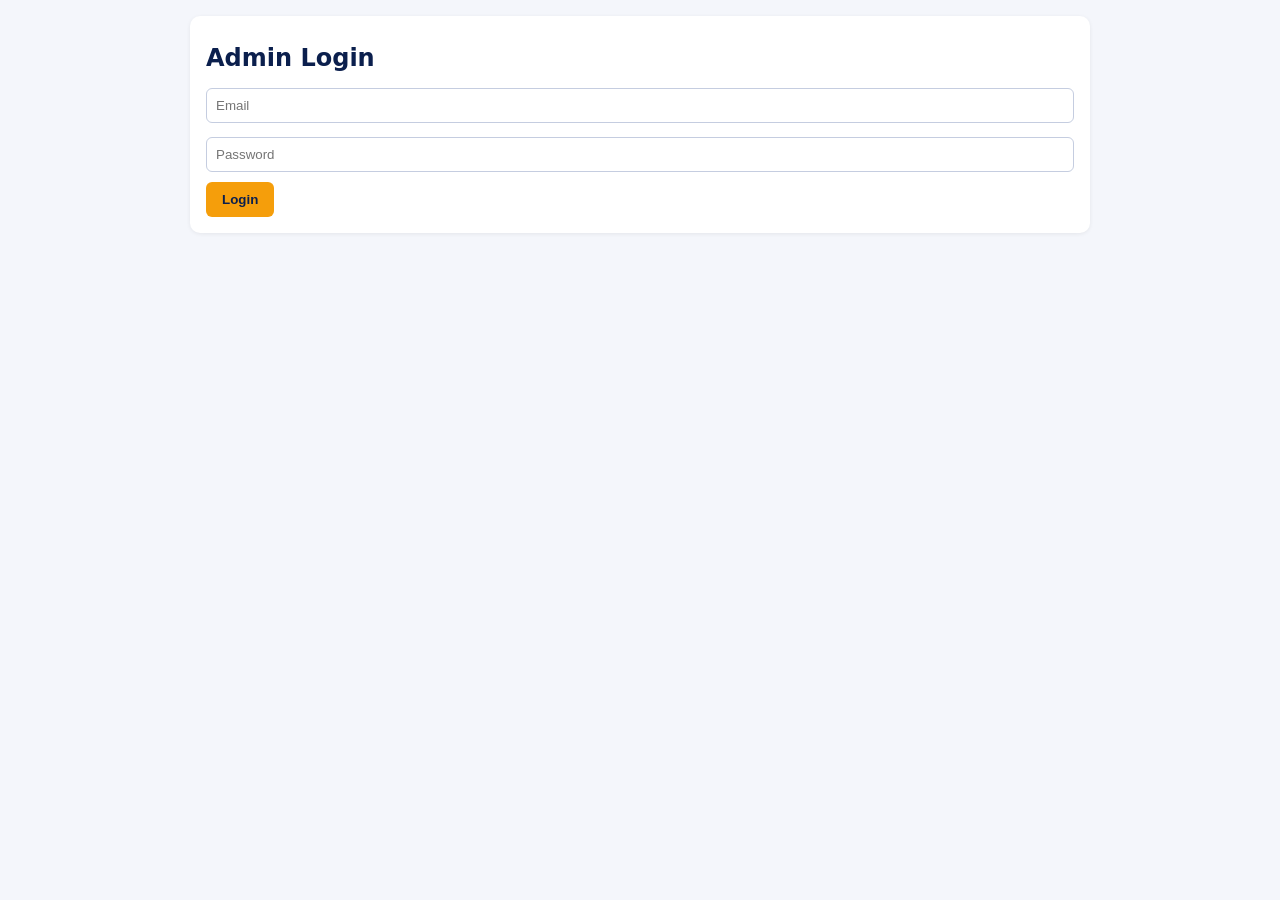
<file: admin.html>
<!DOCTYPE html>
<html lang="en"><head><meta charset="utf-8"><meta name="viewport" content="width=device-width,initial-scale=1">
<title>Expo Connect Admin</title>
<style>
body{font-family:system-ui,sans-serif;margin:0;background:#f4f6fb;color:#0b1f4d}
.w{max-width:900px;margin:0 auto;padding:16px}
h1,h2{margin:12px 0}
.c{background:#fff;border-radius:10px;padding:16px;margin-bottom:16px;box-shadow:0 1px 4px #0001}
input,select,textarea{width:100%;padding:9px;margin:4px 0 10px;border:1px solid #c5cde0;border-radius:6px;box-sizing:border-box}
.g{display:grid;grid-template-columns:1fr 1fr;gap:0 12px}
button{background:#f59e0b;color:#0b1f4d;border:0;padding:10px 16px;border-radius:6px;font-weight:700;cursor:pointer}
button.s{background:#0b1f4d;color:#fff;padding:6px 10px;font-size:13px}
.r{border-top:1px solid #e3e8f4;padding:10px 0;display:flex;justify-content:space-between;gap:10px;align-items:center;flex-wrap:wrap}
@media(max-width:600px){.g{grid-template-columns:1fr}}
</style></head><body><div class="w">
<div id="L" class="c"><h2>Admin Login</h2>
<input id="em" type="email" placeholder="Email"><input id="pw" type="password" placeholder="Password">
<button onclick="login()">Login</button></div>
<div id="A" style="display:none">
<div style="display:flex;justify-content:space-between;align-items:center"><h1>Expo Connect Admin</h1><button class="s" onclick="logout()">Logout</button></div>
<div class="c"><h2>Nayi Job Publish Karo</h2><div class="g">
<div>Title<input id="title"></div><div>Event name<input id="event_name"></div>
<div>City<input id="city"></div><div>Venue<input id="venue"></div>
<div>Category<input id="category" placeholder="Hostess, Promoter, Crew..."></div><div>Date<input id="event_date" type="date"></div>
<div>Duty hours<input id="duty_hours" placeholder="9 AM - 7 PM"></div><div>Vacancies<input id="vacancies" type="number" value="1"></div>
<div>Pay min (₹)<input id="pay_min" type="number"></div><div>Pay max (₹)<input id="pay_max" type="number"></div></div>
Eligibility<textarea id="eligibility" rows="2"></textarea>
<button onclick="addJob()">Publish</button></div>
<div class="c"><h2>Jobs</h2><div id="jobs"></div></div>
<div class="c"><h2>Applications</h2>
<div style="display:flex;gap:8px;flex-wrap:wrap;align-items:center"><select id="fj" onchange="drawApps()" style="width:auto;flex:1;min-width:200px"><option value="">Sab jobs</option></select><button class="s" onclick="csv()">Excel/CSV download</button></div>
<div id="apps"></div></div>
</div>
<script>
let T=sessionStorage.getItem('t')||'';
const $=i=>document.getElementById(i);
const esc=s=>String(s??'').replace(/[&<>"']/g,c=>({'&':'&amp;','<':'&lt;','>':'&gt;','"':'&quot;',"'":'&#39;'}[c]));
async function api(p,m='GET',b){
  const r=await fetch('/api/admin/'+p,{method:m,headers:{'Content-Type':'application/json',Authorization:'Bearer '+T},body:b?JSON.stringify(b):undefined});
  if(r.status==401||r.status==403){logout();throw 0}
  if(!r.ok){alert('Error: '+await r.text());throw 0}
  return r.json();
}
async function login(){
  const r=await fetch('/api/admin/login',{method:'POST',headers:{'Content-Type':'application/json'},body:JSON.stringify({email:$('em').value,password:$('pw').value})});
  if(!r.ok){alert('Login fail: email/password galat ya admin nahi');return}
  T=(await r.json()).token;sessionStorage.setItem('t',T);show();
}
function logout(){T='';sessionStorage.removeItem('t');$('L').style.display='';$('A').style.display='none'}
async function show(){if(!T)return;$('L').style.display='none';$('A').style.display='';load()}
async function load(){
  const j=await api('jobs');
  $('jobs').innerHTML=j.map(x=>`<div class="r"><div><b>${esc(x.title)}</b> · ${esc(x.event_name)}<br>${esc(x.city)} · ${esc(x.event_date)} · ₹${esc(x.pay_min)}-${esc(x.pay_max)} · ${esc(x.status)}</div>
  <button class="s" onclick="setJob('${x.id}','${x.status=='active'?'closed':'active'}')">${x.status=='active'?'Close':'Reopen'}</button></div>`).join('')||'Koi job nahi';
  APPS=await api('applications');
  const cur=$('fj').value;
  $('fj').innerHTML='<option value="">Sab jobs</option>'+j.map(x=>`<option value="${x.id}">${esc(x.title)} – ${esc(x.event_name)}</option>`).join('');
  $('fj').value=cur;
  drawApps();
}
async function addJob(){
  const n=v=>v===''?null:Number(v), t=v=>v.trim()||null;
  const b={title:$('title').value,event_name:$('event_name').value,city:$('city').value,venue:t($('venue').value),category:t($('category').value),
    event_date:$('event_date').value,duty_hours:t($('duty_hours').value),pay_min:n($('pay_min').value),pay_max:n($('pay_max').value),
    vacancies:n($('vacancies').value),eligibility:t($('eligibility').value)};
  if(!b.title||!b.event_name||!b.city||!b.event_date){alert('Title, event, city aur date zaruri hain');return}
  await api('jobs','POST',b);alert('Job publish ho gayi');load();
}
async function setJob(id,s){await api('jobs/'+id,'PATCH',{status:s});load()}
let APPS=[];
async function setApp(id,s){await api('applications/'+id,'PATCH',{status:s});const x=APPS.find(a=>a.id===id);if(x)x.status=s}
function pick(){const f=$('fj').value;return APPS.filter(x=>!f||x.job_id===f)}
function drawApps(){
  $('apps').innerHTML=pick().map(x=>{const c=x.candidates||{},j=x.jobs||{},ph=String(c.phone||'').replace(/\D/g,'').slice(-10);
  return `<div class="r"><div><b>${esc(c.full_name)}</b> · ${esc(c.phone)} · ${esc(c.city)}<br>${esc(c.age)} saal · ${esc(c.experience)} · Role: ${esc(c.role)}<br>Availability: ${esc(c.availability)} · Venues: ${esc(c.preferred_venues)}<br><b>${esc(j.title)}</b> – ${esc(j.event_name)}</div>
  <div style="display:flex;gap:6px;align-items:center"><a target="_blank" rel="noopener" href="https://wa.me/91${ph}" style="text-decoration:none;padding:6px 10px;border-radius:6px;background:#16a34a;color:#fff;font-size:13px;font-weight:700">WhatsApp</a>
  <select style="width:auto;margin:0" onchange="setApp('${x.id}',this.value)">${['applied','shortlisted','selected','rejected'].map(s=>`<option ${s==x.status?'selected':''}>${s}</option>`).join('')}</select></div></div>`}).join('')||'Koi application nahi';
}
function csv(){
  const q=v=>{let s=String(v??'');if(/^[=+\-@]/.test(s))s="'"+s;return '"'+s.replace(/"/g,'""')+'"'};
  const h=['Name','Phone','Email','City','Age','Experience','Role','Availability','Venues','Job','Event','Status'];
  const rows=pick().map(x=>{const c=x.candidates||{},j=x.jobs||{};return [c.full_name,c.phone,c.email,c.city,c.age,c.experience,c.role,c.availability,c.preferred_venues,j.title,j.event_name,x.status].map(q).join(',')});
  const b=new Blob(['\ufeff'+[h.map(q).join(','),...rows].join('\r\n')],{type:'text/csv;charset=utf-8'});
  const u=URL.createObjectURL(b),l=document.createElement('a');l.href=u;l.download='applications.csv';l.click();URL.revokeObjectURL(u);
}
show();
</script></body></html>
</file>
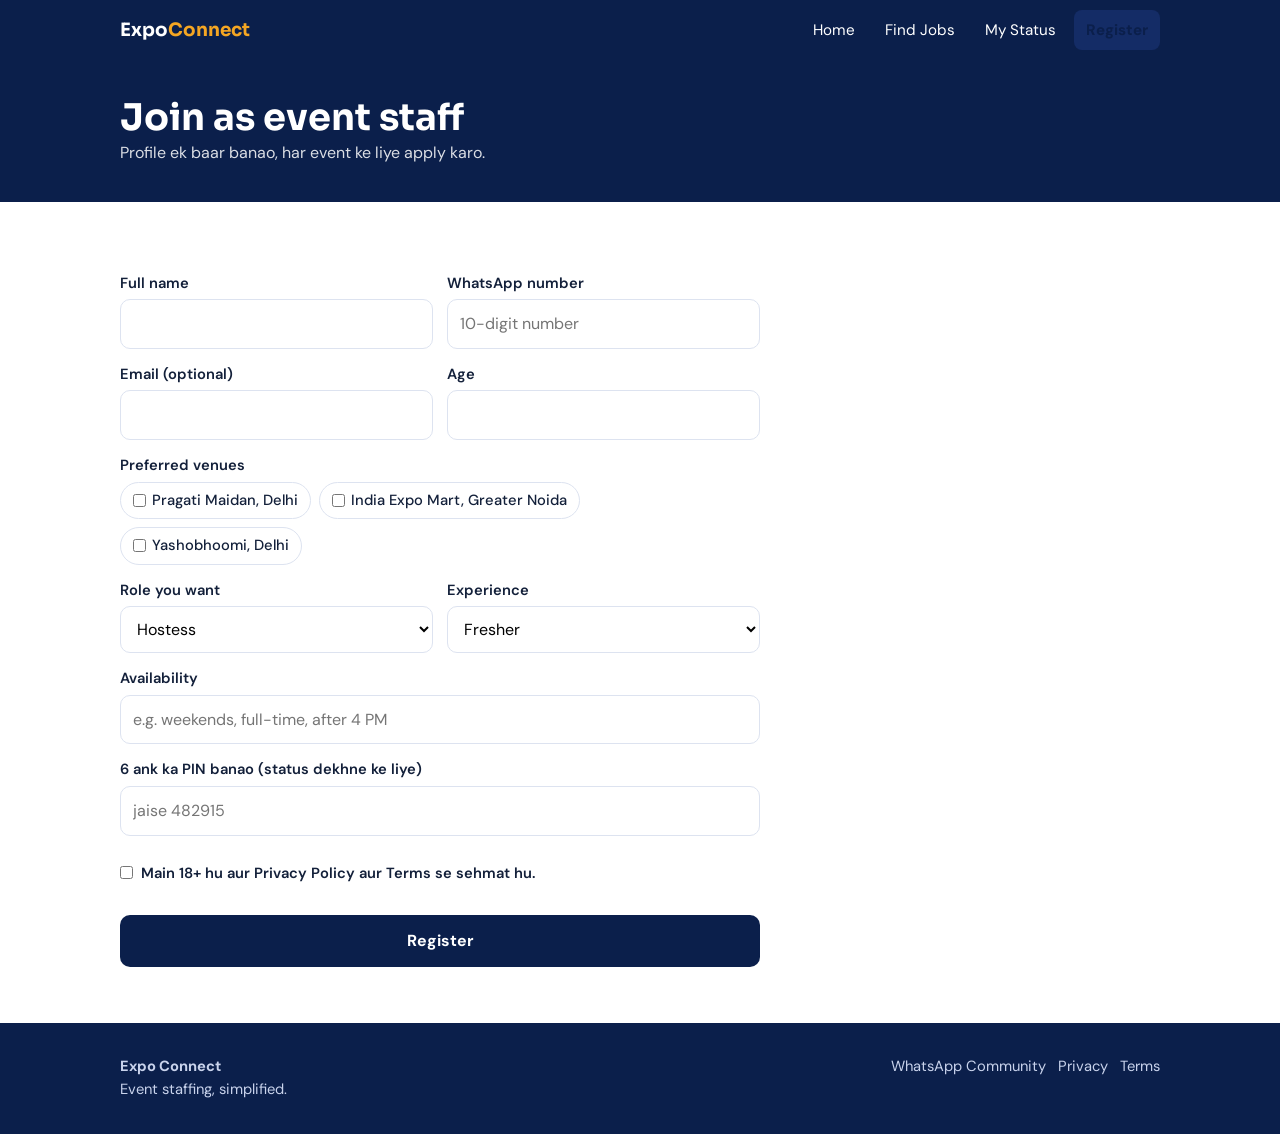
<file: frontend/join.html>
<!DOCTYPE html><html lang="en"><head><meta charset="utf-8"><meta name="viewport" content="width=device-width,initial-scale=1"><link rel="preconnect" href="https://fonts.googleapis.com"><link href="https://fonts.googleapis.com/css2?family=DM+Sans:wght@400;500;700&family=Sora:wght@600;700&display=swap" rel="stylesheet"><link rel="stylesheet" href="css/style.css"><title>Join as Staff – Expo Connect</title></head><body data-page="join"><div id="hdr"></div>
<div class="page-h"><div class="wrap"><h1>Join as event staff</h1><p>Profile ek baar banao, har event ke liye apply karo.</p></div></div>
<section><div class="wrap"><p id="jobNote" class="meta" style="margin-bottom:14px"></p>
<form data-endpoint="/api/register"><div class="row"><div><label for="n">Full name</label><input id="n" name="name" required></div><div><label for="p">WhatsApp number</label><input id="p" name="phone" type="tel" pattern="[0-9]{10}" placeholder="10-digit number" required></div></div>
<div class="row"><div><label for="e">Email (optional)</label><input id="e" name="email" type="email"></div><div><label for="a">Age</label><input id="a" name="age" type="number" min="18" max="60" required></div></div>
<div><label>Preferred venues</label><div class="chk"><label><input type="checkbox" name="venues" value="Pragati Maidan">Pragati Maidan, Delhi</label><label><input type="checkbox" name="venues" value="India Expo Mart">India Expo Mart, Greater Noida</label><label><input type="checkbox" name="venues" value="Yashobhoomi">Yashobhoomi, Delhi</label></div></div>
<div class="row"><div><label for="r">Role you want</label><select id="r" name="role"><option>Hostess</option><option>Promoter</option><option>Setup Crew</option><option>Registration Desk</option><option>Any</option></select></div><div><label for="x">Experience</label><select id="x" name="experience"><option>Fresher</option><option>1–2 events</option><option>3+ events</option></select></div></div>
<div><label for="av">Availability</label><input id="av" name="availability" placeholder="e.g. weekends, full-time, after 4 PM"></div>
<div><label for="pin">6 ank ka PIN banao (status dekhne ke liye)</label><input id="pin" name="pin" type="password" inputmode="numeric" pattern="[0-9]{6}" maxlength="6" placeholder="jaise 482915" required></div>
<div style="margin:12px 0"><label style="display:flex;gap:8px;align-items:flex-start"><input type="checkbox" name="consent" required style="width:auto;margin-top:4px"><span>Main 18+ hu aur <a href="privacy-policy.html" target="_blank">Privacy Policy</a> aur <a href="terms.html" target="_blank">Terms</a> se sehmat hu.</span></label></div>
<div class="msg" id="ok" role="status">Registration mil gaya. Team jaldi aapse WhatsApp par contact karegi. Apni application ka status <a href="status.html">My Status</a> par dekho.</div>
<button class="btn btn-n" type="submit">Register</button></form></div></section>
<div id="ftr"></div><script src="js/main.js"></script></body></html>
</file>
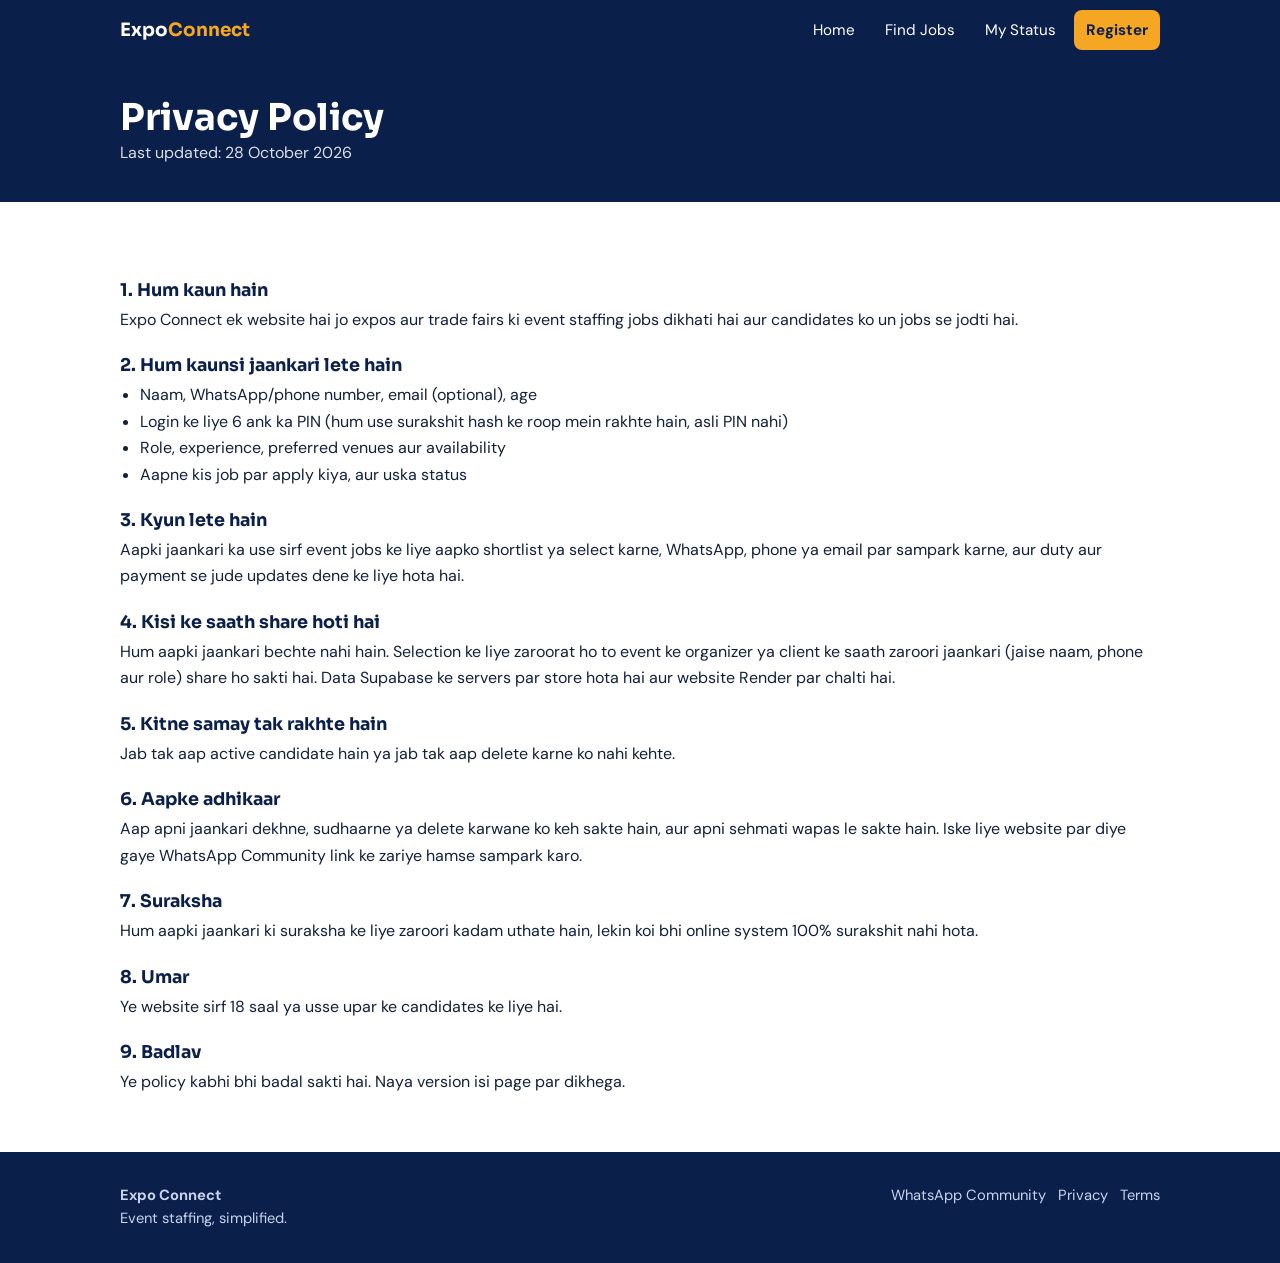
<file: frontend/privacy-policy.html>
<!DOCTYPE html><html lang="en"><head><meta charset="utf-8"><meta name="viewport" content="width=device-width,initial-scale=1"><link rel="preconnect" href="https://fonts.googleapis.com"><link href="https://fonts.googleapis.com/css2?family=DM+Sans:wght@400;500;700&family=Sora:wght@600;700&display=swap" rel="stylesheet"><link rel="stylesheet" href="css/style.css"><title>Privacy Policy – Expo Connect</title><style>.legal h2{margin:22px 0 6px;font-size:1.1rem}.legal p,.legal li{line-height:1.65}.legal ul{padding-left:20px}</style></head><body data-page=""><div id="hdr"></div>
<div class="page-h"><div class="wrap"><h1>Privacy Policy</h1><p>Last updated: 28 October 2026</p></div></div>
<section><div class="wrap legal">
<h2>1. Hum kaun hain</h2><p>Expo Connect ek website hai jo expos aur trade fairs ki event staffing jobs dikhati hai aur candidates ko un jobs se jodti hai.</p>
<h2>2. Hum kaunsi jaankari lete hain</h2><ul><li>Naam, WhatsApp/phone number, email (optional), age</li><li>Login ke liye 6 ank ka PIN (hum use surakshit hash ke roop mein rakhte hain, asli PIN nahi)</li><li>Role, experience, preferred venues aur availability</li><li>Aapne kis job par apply kiya, aur uska status</li></ul>
<h2>3. Kyun lete hain</h2><p>Aapki jaankari ka use sirf event jobs ke liye aapko shortlist ya select karne, WhatsApp, phone ya email par sampark karne, aur duty aur payment se jude updates dene ke liye hota hai.</p>
<h2>4. Kisi ke saath share hoti hai</h2><p>Hum aapki jaankari bechte nahi hain. Selection ke liye zaroorat ho to event ke organizer ya client ke saath zaroori jaankari (jaise naam, phone aur role) share ho sakti hai. Data Supabase ke servers par store hota hai aur website Render par chalti hai.</p>
<h2>5. Kitne samay tak rakhte hain</h2><p>Jab tak aap active candidate hain ya jab tak aap delete karne ko nahi kehte.</p>
<h2>6. Aapke adhikaar</h2><p>Aap apni jaankari dekhne, sudhaarne ya delete karwane ko keh sakte hain, aur apni sehmati wapas le sakte hain. Iske liye website par diye gaye WhatsApp Community link ke zariye hamse sampark karo.</p>
<h2>7. Suraksha</h2><p>Hum aapki jaankari ki suraksha ke liye zaroori kadam uthate hain, lekin koi bhi online system 100% surakshit nahi hota.</p>
<h2>8. Umar</h2><p>Ye website sirf 18 saal ya usse upar ke candidates ke liye hai.</p>
<h2>9. Badlav</h2><p>Ye policy kabhi bhi badal sakti hai. Naya version isi page par dikhega.</p>
</div></section>
<div id="ftr"></div><script src="js/main.js"></script></body></html>
</file>
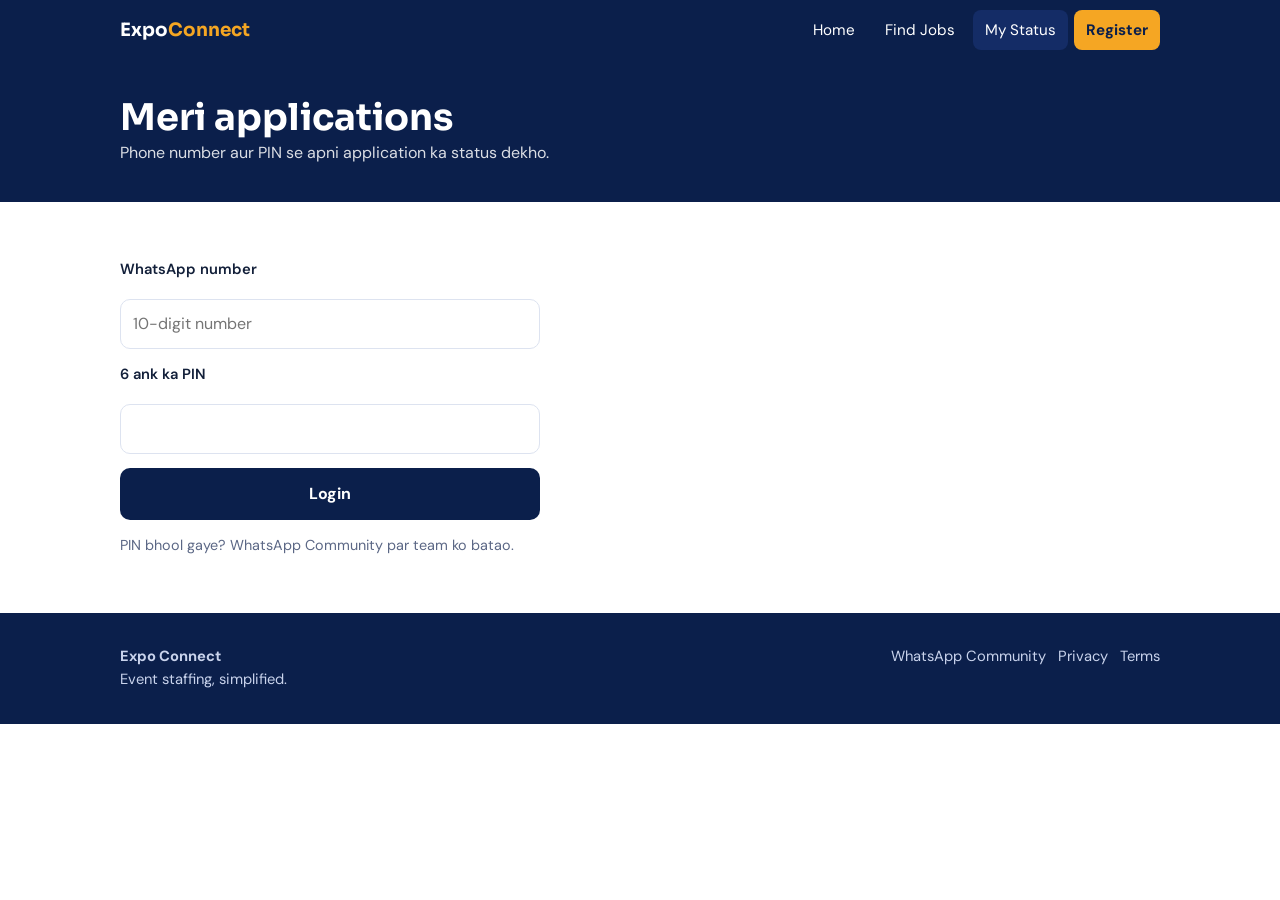
<file: frontend/status.html>
<!DOCTYPE html><html lang="en"><head><meta charset="utf-8"><meta name="viewport" content="width=device-width,initial-scale=1"><link rel="preconnect" href="https://fonts.googleapis.com"><link href="https://fonts.googleapis.com/css2?family=DM+Sans:wght@400;500;700&family=Sora:wght@600;700&display=swap" rel="stylesheet"><link rel="stylesheet" href="css/style.css"><title>My Status – Expo Connect</title></head><body data-page="status"><div id="hdr"></div>
<div class="page-h"><div class="wrap"><h1>Meri applications</h1><p>Phone number aur PIN se apni application ka status dekho.</p></div></div>
<section><div class="wrap">
<form id="lf" style="max-width:420px"><label for="lp">WhatsApp number</label><input id="lp" type="tel" pattern="[0-9]{10}" placeholder="10-digit number" required><label for="lpin">6 ank ka PIN</label><input id="lpin" type="password" inputmode="numeric" pattern="[0-9]{6}" maxlength="6" required><button class="btn btn-n" type="submit">Login</button><p class="meta">PIN bhool gaye? WhatsApp Community par team ko batao.</p></form>
<div id="box" style="display:none"><p id="hi" class="meta"></p><div class="grid" id="mine"></div><p><a href="#" id="out">Logout</a></p></div>
</div></section>
<div id="ftr"></div><script src="js/main.js"></script>
<script>
const lf=document.getElementById("lf"),box=document.getElementById("box"),mine=document.getElementById("mine");
const LBL={applied:"Applied – review ho rahi hai",shortlisted:"Shortlisted",selected:"Selected",rejected:"Is baar select nahi hui"};
const KEY="ec_token";
const getT=()=>{try{return localStorage.getItem(KEY)}catch(e){return null}};
const setT=t=>{try{t?localStorage.setItem(KEY,t):localStorage.removeItem(KEY)}catch(e){}};
function show(apps,name){
  lf.style.display="none";box.style.display="block";
  document.getElementById("hi").textContent=name?"Namaste, "+name:"";
  mine.innerHTML=apps.length?apps.map(a=>{const j=a.jobs||{};return `<article class="card"><span class="tag">${esc(LBL[a.status]||a.status)}</span><h3>${esc(j.title)}</h3><div class="meta">${esc(j.event_name)} · ${esc([j.venue,j.city].filter(Boolean).join(", "))}</div><div class="meta">${j.event_date?fmt(j.event_date):""}${j.duty_hours?" · "+esc(j.duty_hours):""}</div></article>`}).join(""):emptyBox("Abhi tak kisi job par apply nahi kiya. Find Jobs se apply karo.");
}
async function load(t,name){
  try{
    const r=await fetch(API_BASE+"/api/candidate/applications",{headers:{Authorization:"Bearer "+t}});
    if(!r.ok)throw 0;
    show(await r.json(),name);
  }catch(e){setT(null);lf.style.display="";box.style.display="none"}
}
lf.addEventListener("submit",async e=>{
  e.preventDefault();
  try{
    const r=await fetch(API_BASE+"/api/candidate/login",{method:"POST",headers:{"Content-Type":"application/json"},body:JSON.stringify({phone:document.getElementById("lp").value,pin:document.getElementById("lpin").value})});
    const d=await r.json().catch(()=>({}));
    if(!r.ok)throw d.detail;
    setT(d.token);load(d.token,d.name);
  }catch(m){alert(typeof m==="string"?m:"Login nahi hua. Dobara try karo.")}
});
document.getElementById("out").addEventListener("click",e=>{e.preventDefault();setT(null);location.reload()});
const t0=getT();if(t0)load(t0,"");
</script></body></html>
</file>
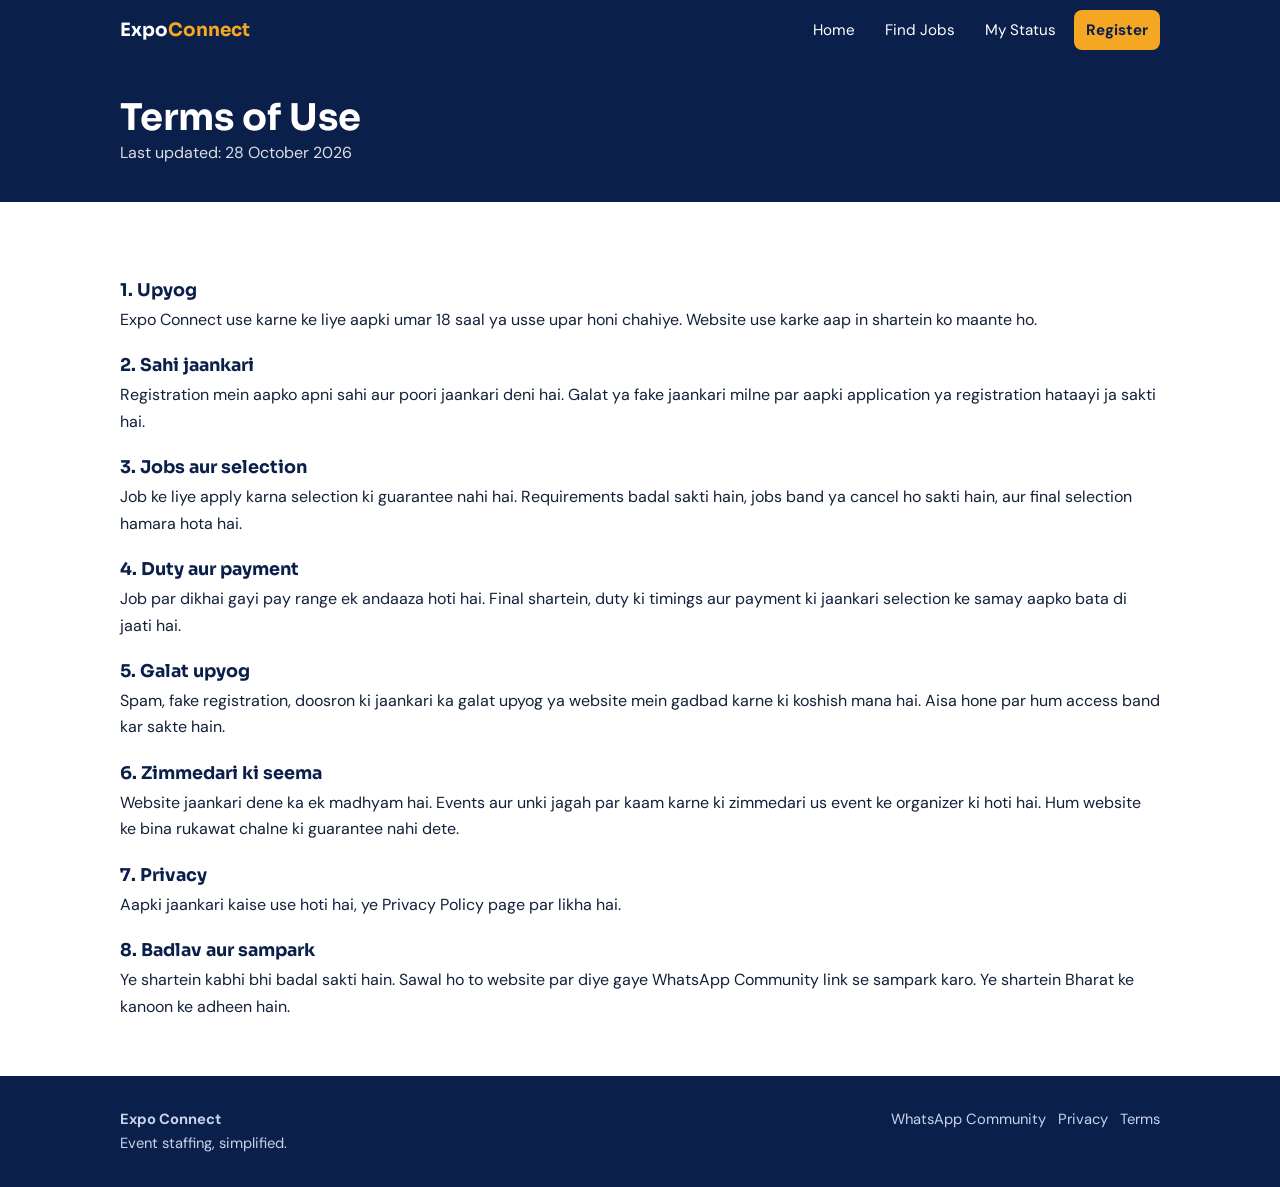
<file: frontend/terms.html>
<!DOCTYPE html><html lang="en"><head><meta charset="utf-8"><meta name="viewport" content="width=device-width,initial-scale=1"><link rel="preconnect" href="https://fonts.googleapis.com"><link href="https://fonts.googleapis.com/css2?family=DM+Sans:wght@400;500;700&family=Sora:wght@600;700&display=swap" rel="stylesheet"><link rel="stylesheet" href="css/style.css"><title>Terms of Use – Expo Connect</title><style>.legal h2{margin:22px 0 6px;font-size:1.1rem}.legal p,.legal li{line-height:1.65}.legal ul{padding-left:20px}</style></head><body data-page=""><div id="hdr"></div>
<div class="page-h"><div class="wrap"><h1>Terms of Use</h1><p>Last updated: 28 October 2026</p></div></div>
<section><div class="wrap legal">
<h2>1. Upyog</h2><p>Expo Connect use karne ke liye aapki umar 18 saal ya usse upar honi chahiye. Website use karke aap in shartein ko maante ho.</p>
<h2>2. Sahi jaankari</h2><p>Registration mein aapko apni sahi aur poori jaankari deni hai. Galat ya fake jaankari milne par aapki application ya registration hataayi ja sakti hai.</p>
<h2>3. Jobs aur selection</h2><p>Job ke liye apply karna selection ki guarantee nahi hai. Requirements badal sakti hain, jobs band ya cancel ho sakti hain, aur final selection hamara hota hai.</p>
<h2>4. Duty aur payment</h2><p>Job par dikhai gayi pay range ek andaaza hoti hai. Final shartein, duty ki timings aur payment ki jaankari selection ke samay aapko bata di jaati hai.</p>
<h2>5. Galat upyog</h2><p>Spam, fake registration, doosron ki jaankari ka galat upyog ya website mein gadbad karne ki koshish mana hai. Aisa hone par hum access band kar sakte hain.</p>
<h2>6. Zimmedari ki seema</h2><p>Website jaankari dene ka ek madhyam hai. Events aur unki jagah par kaam karne ki zimmedari us event ke organizer ki hoti hai. Hum website ke bina rukawat chalne ki guarantee nahi dete.</p>
<h2>7. Privacy</h2><p>Aapki jaankari kaise use hoti hai, ye Privacy Policy page par likha hai.</p>
<h2>8. Badlav aur sampark</h2><p>Ye shartein kabhi bhi badal sakti hain. Sawal ho to website par diye gaye WhatsApp Community link se sampark karo. Ye shartein Bharat ke kanoon ke adheen hain.</p>
</div></section>
<div id="ftr"></div><script src="js/main.js"></script></body></html>
</file>
<file: frontend/css/style.css>
:root{--navy:#0B1F4B;--navy2:#142C66;--ink:#13203A;--mut:#5B6785;--line:#DDE3F0;--bg:#F6F8FC;--amber:#F5A623;--ok:#1B8A5A;--r:12px}
*{box-sizing:border-box;margin:0}
body{font-family:"DM Sans",system-ui,sans-serif;color:var(--ink);background:#fff;line-height:1.6;-webkit-text-size-adjust:100%}
h1,h2,h3{font-family:"Sora","DM Sans",system-ui,sans-serif;line-height:1.2;color:var(--navy)}
a{color:inherit;text-decoration:none}
:focus-visible{outline:3px solid var(--amber);outline-offset:2px}
.wrap{max-width:1080px;margin:0 auto;padding:0 20px}
header{position:sticky;top:0;z-index:20;background:var(--navy);color:#fff}
header .wrap{display:flex;align-items:center;justify-content:space-between;height:60px}
.logo{font-family:Sora,sans-serif;font-weight:700;font-size:1.15rem}.logo b{color:var(--amber)}
nav{display:flex;gap:6px;align-items:center}
nav a{padding:8px 12px;border-radius:8px;font-size:.95rem}
nav a:hover,nav a.on{background:var(--navy2)}
nav .cta{background:var(--amber);color:var(--navy);font-weight:700}
@media(max-width:640px){nav a:not(.cta):not(.on){display:none}}
.btn{display:inline-block;padding:13px 22px;border-radius:10px;border:0;cursor:pointer;font:inherit;font-weight:700}
.btn-a{background:var(--amber);color:var(--navy)}.btn-w{background:#fff;color:var(--navy)}.btn-n{background:var(--navy);color:#fff}
.btn:hover{filter:brightness(.95)}
.hero{display:grid;grid-template-columns:1fr 1fr}
.pane{padding:56px 24px 60px;display:flex;flex-direction:column;gap:14px;align-items:flex-start}
.pane h1{font-size:clamp(1.8rem,5vw,2.8rem);color:inherit}
.pane p{max-width:42ch;opacity:.9}
.p-staff{background:var(--navy);color:#fff}.p-co{background:var(--bg)}
.pane small{font-weight:700;color:var(--amber)}.p-co small{color:var(--navy2)}
@media(max-width:760px){.hero{grid-template-columns:1fr}.pane{padding:40px 20px}}
section{padding:56px 0}.alt{background:var(--bg)}
.sec-h{font-size:clamp(1.4rem,3.5vw,2rem);margin-bottom:6px}.sub{color:var(--mut);margin-bottom:26px}
.grid{display:grid;grid-template-columns:repeat(auto-fill,minmax(280px,1fr));gap:16px}
.card{background:#fff;border:1px solid var(--line);border-radius:var(--r);padding:18px;display:flex;flex-direction:column;gap:8px}
.card h3{font-size:1.05rem}.card .btn{margin-top:auto;text-align:center}
.meta{color:var(--mut);font-size:.9rem}.pay{font-weight:700;color:var(--ok)}
.tag{display:inline-block;background:#E8EEFB;color:var(--navy2);border-radius:99px;padding:2px 10px;font-size:.8rem;font-weight:600;width:max-content}
.steps{display:grid;grid-template-columns:repeat(auto-fit,minmax(200px,1fr));gap:16px;counter-reset:s}
.steps div{background:#fff;border-radius:var(--r);padding:18px;border-left:4px solid var(--amber)}
.steps div::before{counter-increment:s;content:counter(s);font-family:Sora;font-weight:700;color:var(--amber);font-size:1.4rem}
.steps h3{font-size:1rem;margin:4px 0}
.band{background:var(--navy);color:#fff;text-align:center;padding:44px 20px}.band h2{color:#fff;margin-bottom:12px}
.filters{display:flex;flex-wrap:wrap;gap:10px;margin-bottom:22px}
label{font-weight:600;font-size:.92rem;display:block;margin-bottom:4px}
input,select,textarea{width:100%;font:inherit;padding:11px 12px;border:1px solid var(--line);border-radius:10px;background:#fff}
.filters select,.filters input{width:auto;flex:1 1 160px}
form{max-width:640px;display:grid;gap:14px}
.row{display:grid;grid-template-columns:1fr 1fr;gap:14px}@media(max-width:560px){.row{grid-template-columns:1fr}}
.chk{display:flex;flex-wrap:wrap;gap:8px}.chk label{display:flex;gap:6px;align-items:center;font-weight:500;border:1px solid var(--line);border-radius:99px;padding:6px 12px;margin:0}.chk input{width:auto}
.msg{padding:14px;border-radius:10px;background:#E6F6EE;color:#0F5A3A;font-weight:600;display:none}
.page-h{background:var(--navy);color:#fff;padding:36px 0}.page-h h1{color:#fff;font-size:clamp(1.6rem,4vw,2.3rem)}.page-h p{opacity:.85}
footer{background:var(--navy);color:#C9D3EC;padding:32px 0;font-size:.92rem}
footer .wrap{display:flex;flex-wrap:wrap;gap:16px;justify-content:space-between}
footer a:hover{color:#fff}
.empty{padding:30px;text-align:center;color:var(--mut);border:1px dashed var(--line);border-radius:var(--r)}
.hero.one{grid-template-columns:1fr}.hero.one .pane{padding:64px max(20px,calc((100vw - 1080px)/2 + 20px)) 68px}
</file>
